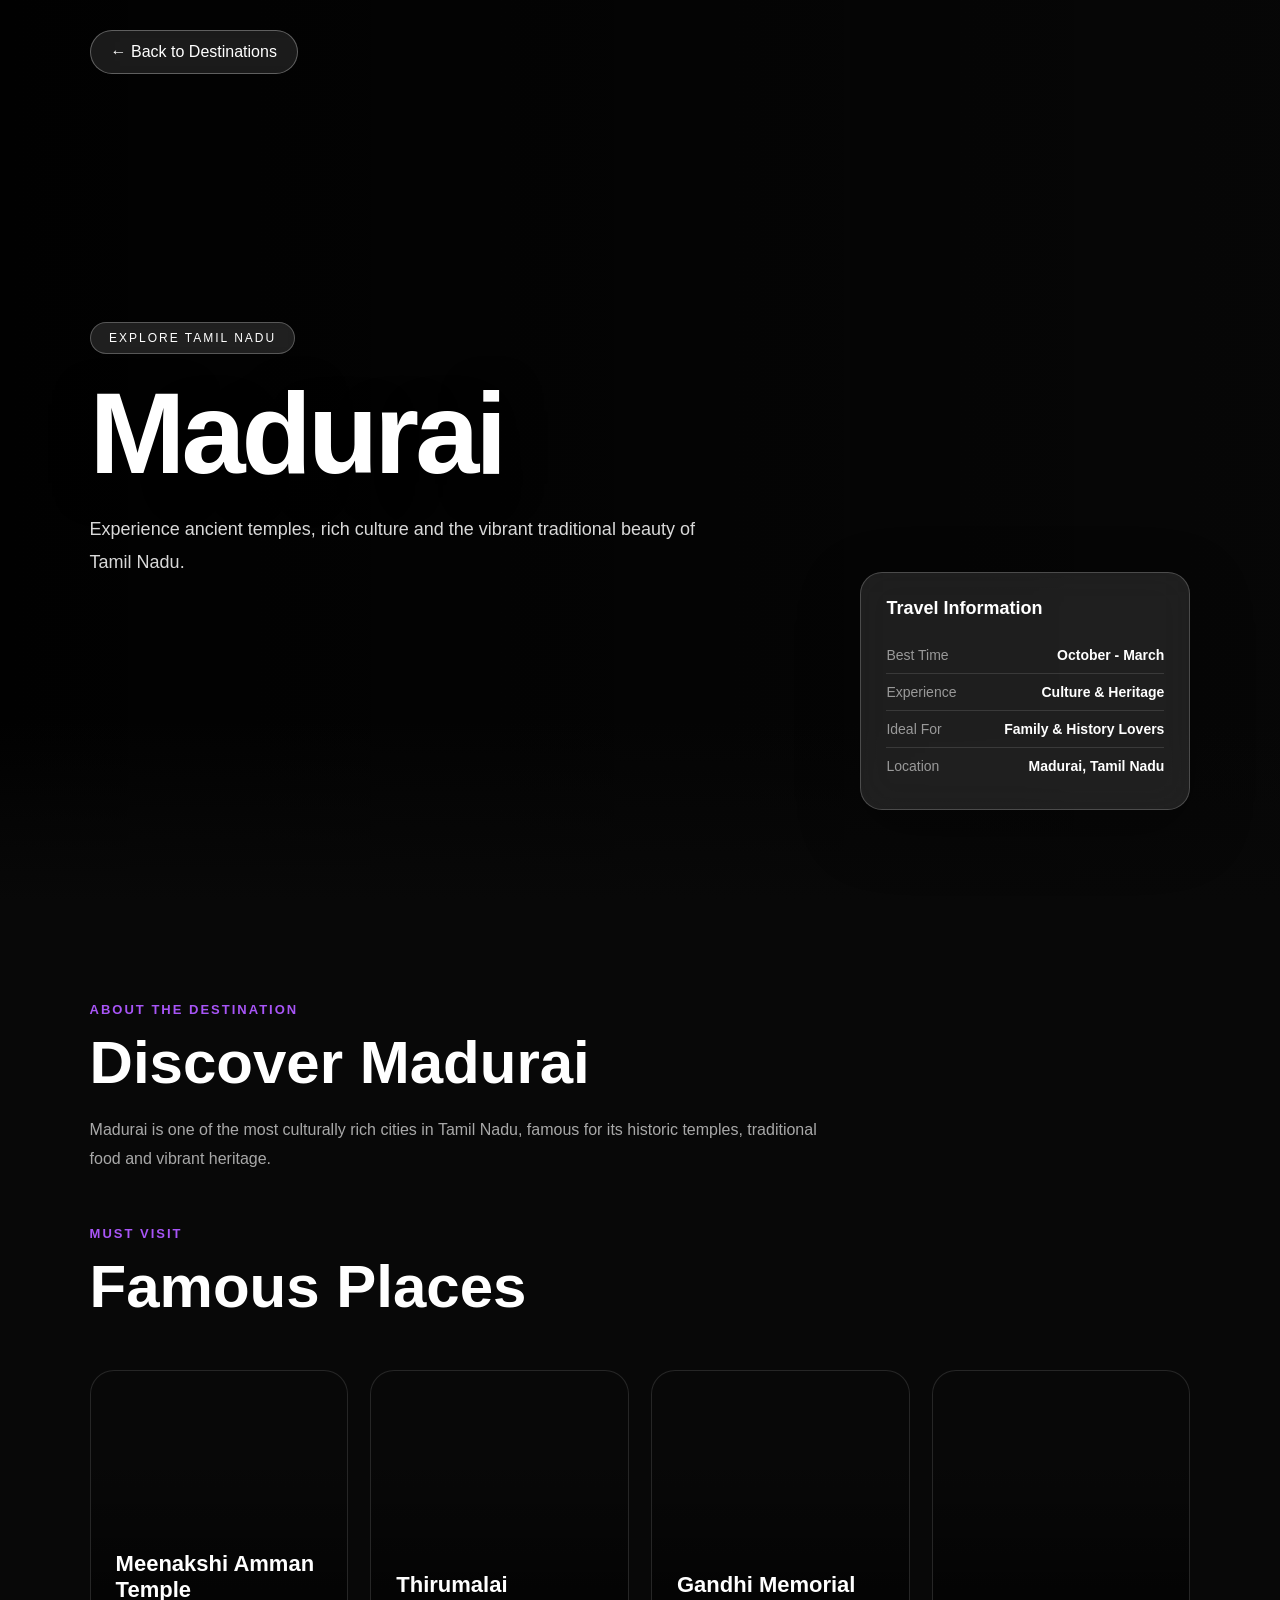
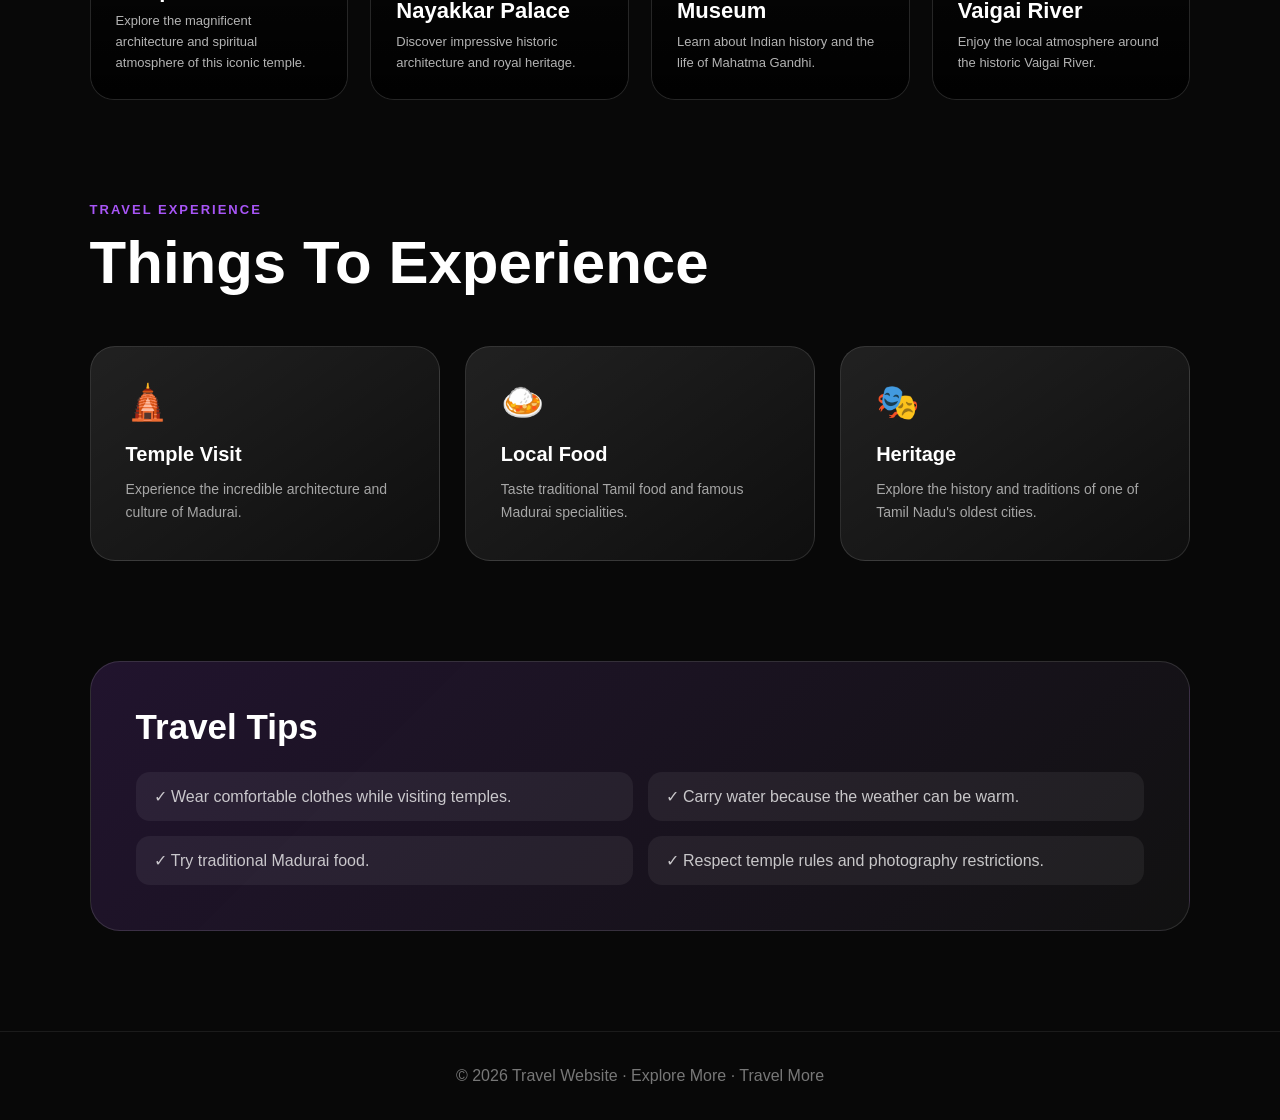
<file: destination-details.html>
<!DOCTYPE html>
<html lang="en">

<head>
    <meta charset="UTF-8">
    <meta name="viewport" content="width=device-width, initial-scale=1.0">

    <title>Destination Details</title>

    <style>

        * {
            margin: 0;
            padding: 0;
            box-sizing: border-box;
        }

        html {
            scroll-behavior: smooth;
        }

        body {
            font-family: Arial, Helvetica, sans-serif;
            background: #080808;
            color: white;
        }


        /* =========================
           HERO
        ========================= */

        .details-hero {

            min-height: 100vh;

            position: relative;

            display: flex;
            align-items: center;

            padding: 80px 7%;

            background-size: cover;
            background-position: center;

            overflow: hidden;
        }


        .details-hero::before {

            content: "";

            position: absolute;

            inset: 0;

            background:
                linear-gradient(
                    90deg,
                    rgba(0,0,0,0.88),
                    rgba(0,0,0,0.55),
                    rgba(0,0,0,0.20)
                );

            z-index: 0;
        }


        .details-hero::after {

            content: "";

            position: absolute;

            left: 0;
            right: 0;
            bottom: 0;

            height: 180px;

            background:
                linear-gradient(
                    transparent,
                    #080808
                );

            z-index: 1;
        }


        /* =========================
           BACK BUTTON
        ========================= */

        .back-btn {

            position: absolute;

            top: 30px;
            left: 7%;

            z-index: 5;

            padding: 12px 20px;

            border: 1px solid rgba(255,255,255,0.3);

            border-radius: 30px;

            color: white;

            text-decoration: none;

            background: rgba(255,255,255,0.10);

            backdrop-filter: blur(12px);

            transition: 0.3s ease;
        }


        .back-btn:hover {

            background: rgba(255,255,255,0.22);

            transform: translateX(-4px);
        }


        /* =========================
           HERO CONTENT
        ========================= */

        .hero-content {

            position: relative;

            z-index: 3;

            max-width: 750px;
        }


        .hero-tag {

            display: inline-block;

            padding: 8px 18px;

            border-radius: 30px;

            background: rgba(255,255,255,0.12);

            border: 1px solid rgba(255,255,255,0.25);

            backdrop-filter: blur(10px);

            font-size: 12px;

            letter-spacing: 2px;

            margin-bottom: 25px;
        }


        .hero-content h1 {

            font-size: clamp(55px, 9vw, 120px);

            line-height: 0.95;

            margin-bottom: 25px;

            font-weight: 900;

            letter-spacing: -4px;

            text-shadow:
                0 10px 40px rgba(0,0,0,0.6);
        }


        .hero-content p {

            max-width: 650px;

            font-size: 18px;

            line-height: 1.8;

            color: rgba(255,255,255,0.85);
        }


        /* =========================
           QUICK INFO
        ========================= */

        .quick-info {

            position: absolute;

            right: 7%;
            bottom: 90px;

            z-index: 4;

            width: 330px;

            padding: 25px;

            border-radius: 22px;

            background: rgba(255,255,255,0.10);

            border: 1px solid rgba(255,255,255,0.20);

            backdrop-filter: blur(18px);

            box-shadow:
                0 20px 60px rgba(0,0,0,0.35);
        }


        .quick-info h3 {

            margin-bottom: 18px;

            font-size: 18px;
        }


        .info-row {

            display: flex;

            justify-content: space-between;

            gap: 20px;

            padding: 10px 0;

            border-bottom: 1px solid rgba(255,255,255,0.12);

            font-size: 14px;
        }


        .info-row:last-child {

            border-bottom: none;
        }


        .info-row span:first-child {

            color: rgba(255,255,255,0.55);
        }


        /* =========================
           CONTENT
        ========================= */

        .details-content {

            padding: 100px 7%;
        }


        .section-title {

            max-width: 750px;

            margin-bottom: 50px;
        }


        .section-title span {

            color: #a855f7;

            font-size: 13px;

            font-weight: 700;

            letter-spacing: 2px;
        }


        .section-title h2 {

            font-size: clamp(35px, 5vw, 60px);

            margin-top: 12px;

            line-height: 1.1;
        }


        .section-title p {

            margin-top: 20px;

            color: rgba(255,255,255,0.65);

            line-height: 1.8;

            font-size: 16px;
        }


        /* =========================
           FAMOUS PLACES
        ========================= */

        .places-grid {

            display: grid;

            grid-template-columns:
                repeat(4, 1fr);

            gap: 22px;
        }


        .place-card {

            min-height: 330px;

            padding: 25px;

            display: flex;

            flex-direction: column;

            justify-content: flex-end;

            border-radius: 24px;

            overflow: hidden;

            position: relative;

            background-size: cover;

            background-position: center;

            border: 1px solid rgba(255,255,255,0.12);

            transition:
                transform 0.4s ease,
                box-shadow 0.4s ease;
        }


        .place-card::before {

            content: "";

            position: absolute;

            inset: 0;

            background:
                linear-gradient(
                    transparent 25%,
                    rgba(0,0,0,0.90)
                );
        }


        .place-card:hover {

            transform: translateY(-10px);

            box-shadow:
                0 25px 50px rgba(0,0,0,0.45);
        }


        .place-card-content {

            position: relative;

            z-index: 2;
        }


        .place-card h3 {

            font-size: 22px;

            margin-bottom: 8px;
        }


        .place-card p {

            color: rgba(255,255,255,0.70);

            font-size: 13px;

            line-height: 1.6;
        }


        /* =========================
           EXPERIENCE
        ========================= */

        .experience-grid {

            display: grid;

            grid-template-columns:
                repeat(3, 1fr);

            gap: 25px;

            margin-top: 40px;
        }


        .experience-card {

            padding: 35px;

            border-radius: 25px;

            background:
                linear-gradient(
                    145deg,
                    rgba(255,255,255,0.10),
                    rgba(255,255,255,0.03)
                );

            border: 1px solid rgba(255,255,255,0.12);

            transition: 0.4s ease;
        }


        .experience-card:hover {

            transform: translateY(-8px);

            border-color:
                rgba(168,85,247,0.5);
        }


        .experience-icon {

            font-size: 35px;

            margin-bottom: 20px;
        }


        .experience-card h3 {

            margin-bottom: 12px;

            font-size: 20px;
        }


        .experience-card p {

            color: rgba(255,255,255,0.62);

            line-height: 1.7;

            font-size: 14px;
        }


        /* =========================
           TRAVEL TIPS
        ========================= */

        .tips-box {

            margin-top: 100px;

            padding: 45px;

            border-radius: 30px;

            background:
                linear-gradient(
                    135deg,
                    rgba(168,85,247,0.16),
                    rgba(255,255,255,0.04)
                );

            border: 1px solid rgba(255,255,255,0.12);
        }


        .tips-box h2 {

            margin-bottom: 25px;

            font-size: 35px;
        }


        .tips-list {

            display: grid;

            grid-template-columns:
                repeat(2, 1fr);

            gap: 15px;
        }


        .tip {

            padding: 15px 18px;

            border-radius: 14px;

            background: rgba(255,255,255,0.06);

            color: rgba(255,255,255,0.75);
        }


        /* =========================
           FOOTER
        ========================= */

        footer {

            padding: 35px 7%;

            text-align: center;

            color: rgba(255,255,255,0.45);

            border-top:
                1px solid rgba(255,255,255,0.08);
        }


        /* =========================
           TABLET
        ========================= */

        @media (max-width: 1000px) {

            .quick-info {

                position: relative;

                right: auto;
                bottom: auto;

                margin-top: 40px;

                width: 100%;

                max-width: 500px;
            }


            .details-hero {

                padding-top: 130px;

                flex-direction: column;

                align-items: flex-start;
            }


            .places-grid {

                grid-template-columns:
                    repeat(2, 1fr);
            }


            .experience-grid {

                grid-template-columns:
                    repeat(2, 1fr);
            }
        }


        /* =========================
           MOBILE
        ========================= */

        @media (max-width: 600px) {

            .details-hero {

                padding:
                    120px 20px 70px;
            }


            .back-btn {

                left: 20px;

                top: 25px;
            }


            .hero-content h1 {

                font-size: 58px;

                letter-spacing: -2px;
            }


            .hero-content p {

                font-size: 15px;

                line-height: 1.7;
            }


            .quick-info {

                padding: 20px;
            }


            .details-content {

                padding:
                    70px 20px;
            }


            .places-grid {

                grid-template-columns:
                    1fr;
            }


            .experience-grid {

                grid-template-columns:
                    1fr;
            }


            .tips-box {

                padding: 25px;
            }


            .tips-list {

                grid-template-columns:
                    1fr;
            }
        }

    </style>
</head>


<body>


    <!-- HERO -->

    <section
        class="details-hero"
        id="detailsHero"
    >

        <a
            href="index.html"
            class="back-btn"
        >
            ← Back to Destinations
        </a>


        <div class="hero-content">

            <span class="hero-tag">
                EXPLORE TAMIL NADU
            </span>


            <h1 id="placeTitle">
                Madurai
            </h1>


            <p id="placeDescription">
                Discover the beauty, culture and unforgettable
                experiences of this wonderful destination.
            </p>

        </div>


        <div class="quick-info">

            <h3>
                Travel Information
            </h3>


            <div class="info-row">

                <span>
                    Best Time
                </span>

                <strong id="bestTime">
                    October - March
                </strong>

            </div>


            <div class="info-row">

                <span>
                    Experience
                </span>

                <strong id="experience">
                    Culture
                </strong>

            </div>


            <div class="info-row">

                <span>
                    Ideal For
                </span>

                <strong id="idealFor">
                    Family & Friends
                </strong>

            </div>


            <div class="info-row">

                <span>
                    Location
                </span>

                <strong id="location">
                    Tamil Nadu
                </strong>

            </div>

        </div>

    </section>



    <!-- ABOUT -->

    <section class="details-content">

        <div class="section-title">

            <span>
                ABOUT THE DESTINATION
            </span>

            <h2 id="aboutTitle">
                Discover Madurai
            </h2>

            <p id="aboutText">
                Madurai is a beautiful destination known for
                its history, culture, architecture and
                unforgettable travel experiences.
            </p>

        </div>



        <!-- FAMOUS PLACES -->

        <div class="section-title">

            <span>
                MUST VISIT
            </span>

            <h2>
                Famous Places
            </h2>

        </div>


        <div
            class="places-grid"
            id="placesGrid"
        >
        </div>



        <!-- EXPERIENCE -->

        <div
            class="section-title"
            style="margin-top:100px;"
        >

            <span>
                TRAVEL EXPERIENCE
            </span>

            <h2>
                Things To Experience
            </h2>

        </div>


        <div
            class="experience-grid"
            id="experienceGrid"
        >
        </div>



        <!-- TRAVEL TIPS -->

        <div class="tips-box">

            <h2>
                Travel Tips
            </h2>


            <div
                class="tips-list"
                id="tipsList"
            >
            </div>

        </div>

    </section>



    <footer>

        © 2026 Travel Website · Explore More · Travel More

    </footer>



    <script>

        /* ==========================================
           DESTINATION DETAILS DATA
        ========================================== */


        const destinationDetails = {

            "Ooty": {

                image:
                    "https://www.clubmahindra.com/blog/media/section_images/ultimate-o-8ac88a2da056a3d.jpg",

                description:
                    "Escape into misty hills, peaceful lakes and beautiful tea gardens surrounded by nature.",

                bestTime:
                    "October - June",

                experience:
                    "Nature",

                idealFor:
                    "Family & Couples",

                location:
                    "Nilgiris, Tamil Nadu",

                about:
                    "Ooty is a beautiful hill station surrounded by green mountains, tea gardens, peaceful lakes and cool weather.",

                places: [

                    {
                        name: "Ooty Lake",
                        text: "Enjoy peaceful boating and beautiful views.",
                        image: "https://images.unsplash.com/photo-1500534623283-312aade485b7?auto=format&fit=crop&w=900&q=80"
                    },

                    {
                        name: "Doddabetta Peak",
                        text: "Enjoy panoramic views of the Nilgiri hills.",
                        image: "https://images.unsplash.com/photo-1464822759023-fed622ff2c3b?auto=format&fit=crop&w=900&q=80"
                    },

                    {
                        name: "Tea Gardens",
                        text: "Walk through beautiful green tea plantations.",
                        image: "https://images.unsplash.com/photo-1597318181409-cf64d0f5f7c0?auto=format&fit=crop&w=900&q=80"
                    },

                    {
                        name: "Botanical Garden",
                        text: "Explore colourful plants and peaceful gardens.",
                        image: "https://images.unsplash.com/photo-1585320806297-9794b3e4eeae?auto=format&fit=crop&w=900&q=80"
                    }

                ],

                experiences: [

                    ["🌿", "Nature Walks", "Enjoy peaceful walks surrounded by mountains and greenery."],

                    ["🚤", "Boating", "Spend relaxing time near the beautiful Ooty Lake."],

                    ["🍵", "Tea Experience", "Explore the famous tea gardens of the Nilgiris."]

                ],

                tips: [

                    "Carry warm clothes because the weather can be cool.",

                    "Start sightseeing early to avoid crowds.",

                    "Try the famous Nilgiri tea.",

                    "Keep your camera ready for scenic mountain views."

                ]

            },


            "Kodaikanal": {

                image:
                    "https://commons.wikimedia.org/wiki/Special:FilePath/Boating_in_Kodaikanal_Lake_with_Mist.jpg?width=1000",

                description:
                    "Discover cool mountain views, peaceful lakes and charming places surrounded by greenery.",

                bestTime:
                    "April - June",

                experience:
                    "Hill Station",

                idealFor:
                    "Couples & Family",

                location:
                    "Dindigul, Tamil Nadu",

                about:
                    "Kodaikanal is a peaceful hill station famous for its lake, misty mountains, waterfalls and beautiful viewpoints.",

                places: [

                    {
                        name: "Kodaikanal Lake",
                        text: "Enjoy boating and peaceful views around the lake.",
                        image: "https://images.unsplash.com/photo-1500534623283-312aade485b7?auto=format&fit=crop&w=900&q=80"
                    },

                    {
                        name: "Coaker's Walk",
                        text: "Enjoy beautiful valley views from this scenic walkway.",
                        image: "https://images.unsplash.com/photo-1464822759023-fed622ff2c3b?auto=format&fit=crop&w=900&q=80"
                    },

                    {
                        name: "Pillar Rocks",
                        text: "See the famous tall rock formations surrounded by mist.",
                        image: "https://images.unsplash.com/photo-1500534623283-312aade485b7?auto=format&fit=crop&w=900&q=80"
                    },

                    {
                        name: "Silver Cascade",
                        text: "Visit one of the popular waterfalls near Kodaikanal.",
                        image: "https://images.unsplash.com/photo-1433086966358-54859d0ed716?auto=format&fit=crop&w=900&q=80"
                    }

                ],

                experiences: [

                    ["🏔️", "Mountain Views", "Enjoy beautiful landscapes and misty mountain scenery."],

                    ["🚲", "Cycling", "Explore the peaceful roads around the hill station."],

                    ["💧", "Waterfalls", "Discover beautiful waterfalls surrounded by greenery."]

                ],

                tips: [

                    "Carry a light jacket or sweater.",

                    "Avoid driving too fast on hill roads.",

                    "Visit viewpoints during clear weather.",

                    "Keep comfortable shoes for walking."

                ]

            },


            "Madurai": {

                image:
                    "https://www.tamilnadutemples.in/img/madurai-meenakshi/madurai-meenakshi-4.jpg",

                description:
                    "Experience ancient temples, rich culture and the vibrant traditional beauty of Tamil Nadu.",

                bestTime:
                    "October - March",

                experience:
                    "Culture & Heritage",

                idealFor:
                    "Family & History Lovers",

                location:
                    "Madurai, Tamil Nadu",

                about:
                    "Madurai is one of the most culturally rich cities in Tamil Nadu, famous for its historic temples, traditional food and vibrant heritage.",

                places: [

                    {
                        name: "Meenakshi Amman Temple",
                        text: "Explore the magnificent architecture and spiritual atmosphere of this iconic temple.",
                        image: "https://images.unsplash.com/photo-1600100397608-f010f7c1f2a6?auto=format&fit=crop&w=900&q=80"
                    },

                    {
                        name: "Thirumalai Nayakkar Palace",
                        text: "Discover impressive historic architecture and royal heritage.",
                        image: "https://images.unsplash.com/photo-1524492412937-b28074a5d7da?auto=format&fit=crop&w=900&q=80"
                    },

                    {
                        name: "Gandhi Memorial Museum",
                        text: "Learn about Indian history and the life of Mahatma Gandhi.",
                        image: "https://images.unsplash.com/photo-1564507592333-c60657eea523?auto=format&fit=crop&w=900&q=80"
                    },

                    {
                        name: "Vaigai River",
                        text: "Enjoy the local atmosphere around the historic Vaigai River.",
                        image: "https://images.unsplash.com/photo-1470252649378-9c29740c9fa8?auto=format&fit=crop&w=900&q=80"
                    }

                ],

                experiences: [

                    ["🛕", "Temple Visit", "Experience the incredible architecture and culture of Madurai."],

                    ["🍛", "Local Food", "Taste traditional Tamil food and famous Madurai specialities."],

                    ["🎭", "Heritage", "Explore the history and traditions of one of Tamil Nadu's oldest cities."]

                ],

                tips: [

                    "Wear comfortable clothes while visiting temples.",

                    "Carry water because the weather can be warm.",

                    "Try traditional Madurai food.",

                    "Respect temple rules and photography restrictions."

                ]

            },


            "Rameshwaram": {

                image:
                    "https://www.daiwikhotels.com/wp-content/uploads/2024/07/Rectangle-18262-3-2048x1262.jpg",

                description:
                    "Explore sacred temples, beautiful coastal views and one of Tamil Nadu's iconic destinations.",

                bestTime:
                    "October - April",

                experience:
                    "Spiritual & Beach",

                idealFor:
                    "Family & Pilgrims",

                location:
                    "Ramanathapuram, Tamil Nadu",

                about:
                    "Rameshwaram is a famous coastal destination known for its spiritual importance, beautiful beaches and historic landmarks.",

                places: [

                    {
                        name: "Ramanathaswamy Temple",
                        text: "Visit the famous temple known for its magnificent corridors.",
                        image: "https://images.unsplash.com/photo-1564507592333-c60657eea523?auto=format&fit=crop&w=900&q=80"
                    },

                    {
                        name: "Pamban Bridge",
                        text: "Enjoy the spectacular sea views around the historic bridge.",
                        image: "https://images.unsplash.com/photo-1500534623283-312aade485b7?auto=format&fit=crop&w=900&q=80"
                    },

                    {
                        name: "Dhanushkodi",
                        text: "Explore the fascinating coastal landscape of Dhanushkodi.",
                        image: "https://images.unsplash.com/photo-1507525428034-b723cf961d3e?auto=format&fit=crop&w=900&q=80"
                    },

                    {
                        name: "Ariyaman Beach",
                        text: "Relax beside the peaceful coastal waters.",
                        image: "https://images.unsplash.com/photo-1507525428034-b723cf961d3e?auto=format&fit=crop&w=900&q=80"
                    }

                ],

                experiences: [

                    ["🌊", "Beach Time", "Enjoy peaceful coastal views and sea breeze."],

                    ["🛕", "Spiritual Journey", "Explore the famous temples and spiritual landmarks."],

                    ["🚗", "Road Trip", "Enjoy the scenic journey across the Pamban region."]

                ],

                tips: [

                    "Carry sun protection and water.",

                    "Visit temples early in the morning.",

                    "Check local conditions before visiting Dhanushkodi.",

                    "Wear comfortable footwear."

                ]

            },


            "Kanyakumari": {

                image:
                    "https://commons.wikimedia.org/wiki/Special:FilePath/Vivekananda_Rock_Memorial%2C_Kanyakumari.jpg?width=1000",

                description:
                    "Enjoy stunning ocean views, beautiful sunsets and the unique meeting point of three seas.",

                bestTime:
                    "October - March",

                experience:
                    "Beach & Heritage",

                idealFor:
                    "Family & Couples",

                location:
                    "Kanyakumari, Tamil Nadu",

                about:
                    "Kanyakumari is the southernmost coastal destination of mainland India, famous for its ocean views, sunrise and sunset.",

                places: [

                    {
                        name: "Vivekananda Rock Memorial",
                        text: "Visit the iconic memorial located in the sea.",
                        image: "https://images.unsplash.com/photo-1507525428034-b723cf961d3e?auto=format&fit=crop&w=900&q=80"
                    },

                    {
                        name: "Thiruvalluvar Statue",
                        text: "See the magnificent statue standing beside the memorial.",
                        image: "https://images.unsplash.com/photo-1500534623283-312aade485b7?auto=format&fit=crop&w=900&q=80"
                    },

                    {
                        name: "Sunset Point",
                        text: "Enjoy beautiful evening views over the ocean.",
                        image: "https://images.unsplash.com/photo-1500534623283-312aade485b7?auto=format&fit=crop&w=900&q=80"
                    },

                    {
                        name: "Kanyakumari Beach",
                        text: "Relax and enjoy the coastal atmosphere.",
                        image: "https://images.unsplash.com/photo-1507525428034-b723cf961d3e?auto=format&fit=crop&w=900&q=80"
                    }

                ],

                experiences: [

                    ["🌅", "Sunset", "Watch beautiful sunsets over the meeting point of the seas."],

                    ["🌊", "Ocean Views", "Enjoy the unique coastal landscape of Kanyakumari."],

                    ["⛵", "Boat Ride", "Take a boat ride towards the famous rock memorial."]

                ],

                tips: [

                    "Reach the sunrise point early.",

                    "Carry sunglasses and sunscreen.",

                    "Keep some extra time for boat rides.",

                    "Avoid visiting during heavy rain or rough sea conditions."

                ]

            },


            "Yercaud": {

                image:
                    "https://commons.wikimedia.org/wiki/Special:FilePath/Yercaud_lake.jpg?width=1000",

                description:
                    "Relax among green hills, peaceful lakes and scenic viewpoints in this beautiful hill station.",

                bestTime:
                    "October - June",

                experience:
                    "Nature & Hills",

                idealFor:
                    "Family & Couples",

                location:
                    "Salem, Tamil Nadu",

                about:
                    "Yercaud is a peaceful hill station surrounded by coffee plantations, forests, viewpoints and a beautiful lake.",

                places: [

                    {
                        name: "Yercaud Lake",
                        text: "Enjoy boating and peaceful surroundings.",
                        image: "https://images.unsplash.com/photo-1500534623283-312aade485b7?auto=format&fit=crop&w=900&q=80"
                    },

                    {
                        name: "Pagoda Point",
                        text: "Enjoy panoramic views of the surrounding valleys.",
                        image: "https://images.unsplash.com/photo-1464822759023-fed622ff2c3b?auto=format&fit=crop&w=900&q=80"
                    },

                    {
                        name: "Lady's Seat",
                        text: "Relax at one of Yercaud's famous viewpoints.",
                        image: "https://images.unsplash.com/photo-1464822759023-fed622ff2c3b?auto=format&fit=crop&w=900&q=80"
                    },

                    {
                        name: "Coffee Plantations",
                        text: "Explore the green coffee-growing landscapes.",
                        image: "https://images.unsplash.com/photo-1447933601403-0c6688de566e?auto=format&fit=crop&w=900&q=80"
                    }

                ],

                experiences: [

                    ["🌲", "Nature", "Enjoy fresh air and peaceful green surroundings."],

                    ["☕", "Coffee", "Explore the famous coffee plantations of the region."],

                    ["🏔️", "Viewpoints", "Enjoy beautiful valley and mountain views."]

                ],

                tips: [

                    "Carry light warm clothes.",

                    "Drive carefully on hill roads.",

                    "Visit viewpoints during clear weather.",

                    "Try locally grown coffee."

                ]

            },


            "Thanjavur": {

                image:
                    "https://commons.wikimedia.org/wiki/Special:FilePath/Brihadisvara_Temple_during_Maha_Shivaratri-WUS03611_%28edit%29.jpg?width=1000",

                description:
                    "Discover magnificent temples, traditional art and the rich cultural heritage of Tamil Nadu.",

                bestTime:
                    "October - March",

                experience:
                    "Heritage & Culture",

                idealFor:
                    "History Lovers",

                location:
                    "Thanjavur, Tamil Nadu",

                about:
                    "Thanjavur is a major cultural destination known for magnificent temples, classical art, music and traditional heritage.",

                places: [

                    {
                        name: "Brihadeeswarar Temple",
                        text: "Explore the magnificent Chola-era temple architecture.",
                        image: "https://images.unsplash.com/photo-1564507592333-c60657eea523?auto=format&fit=crop&w=900&q=80"
                    },

                    {
                        name: "Thanjavur Palace",
                        text: "Discover the royal history and architecture of Thanjavur.",
                        image: "https://images.unsplash.com/photo-1524492412937-b28074a5d7da?auto=format&fit=crop&w=900&q=80"
                    },

                    {
                        name: "Saraswathi Mahal Library",
                        text: "Explore an important centre of traditional manuscripts and knowledge.",
                        image: "https://images.unsplash.com/photo-1507842217343-583bb7270b66?auto=format&fit=crop&w=900&q=80"
                    },

                    {
                        name: "Art & Handicrafts",
                        text: "Discover famous traditional Thanjavur artistic work.",
                        image: "https://images.unsplash.com/photo-1577083552431-6e5fd01988f5?auto=format&fit=crop&w=900&q=80"
                    }

                ],

                experiences: [

                    ["🛕", "Temple Heritage", "Explore magnificent Chola architecture."],

                    ["🎨", "Traditional Art", "Discover the famous artistic traditions of Thanjavur."],

                    ["📜", "History", "Learn about the rich cultural history of the region."]

                ],

                tips: [

                    "Wear comfortable clothes for temple visits.",

                    "Start sightseeing early.",

                    "Respect heritage-site rules.",

                    "Carry water during outdoor sightseeing."

                ]

            },


            "Coimbatore": {

                image:
                    "https://commons.wikimedia.org/wiki/Special:FilePath/Adiyogi_Shiva_steel_burst_2018.jpg?width=1000",

                description:
                    "Explore waterfalls, temples, greenery and the beautiful natural surroundings of Coimbatore.",

                bestTime:
                    "September - March",

                experience:
                    "Nature & City",

                idealFor:
                    "Family & Friends",

                location:
                    "Coimbatore, Tamil Nadu",

                about:
                    "Coimbatore is a vibrant city surrounded by beautiful mountains, waterfalls, temples and natural attractions.",

                places: [

                    {
                        name: "Adiyogi",
                        text: "Visit the famous giant Adiyogi statue near the foothills.",
                        image: "https://images.unsplash.com/photo-1548013146-72479768bada?auto=format&fit=crop&w=900&q=80"
                    },

                    {
                        name: "Marudamalai Temple",
                        text: "Explore the famous hill temple surrounded by nature.",
                        image: "https://images.unsplash.com/photo-1564507592333-c60657eea523?auto=format&fit=crop&w=900&q=80"
                    },

                    {
                        name: "Siruvani",
                        text: "Enjoy the scenic natural surroundings of the Siruvani region.",
                        image: "https://images.unsplash.com/photo-1433086966358-54859d0ed716?auto=format&fit=crop&w=900&q=80"
                    },

                    {
                        name: "Valparai",
                        text: "Explore tea estates and beautiful mountain landscapes.",
                        image: "https://images.unsplash.com/photo-1464822759023-fed622ff2c3b?auto=format&fit=crop&w=900&q=80"
                    }

                ],

                experiences: [

                    ["🌄", "Mountain Trip", "Explore scenic mountain roads and landscapes."],

                    ["🌿", "Nature", "Enjoy waterfalls and green surroundings."],

                    ["🛕", "Temples", "Visit famous temples surrounded by nature."]

                ],

                tips: [

                    "Plan extra time for mountain trips.",

                    "Carry comfortable shoes.",

                    "Check weather before visiting waterfalls.",

                    "Keep water with you during sightseeing."

                ]

            },


            "Trichy": {

                image:
                    "https://commons.wikimedia.org/wiki/Special:FilePath/Rock_Fortress_-_Tiruchirappalli_-_India.JPG?width=1000",

                description:
                    "Visit historic temples, magnificent rock formations and fascinating cultural landmarks.",

                bestTime:
                    "October - March",

                experience:
                    "History & Culture",

                idealFor:
                    "Family & History Lovers",

                location:
                    "Tiruchirappalli, Tamil Nadu",

                about:
                    "Trichy is a historic city known for its rock fort, ancient temples and important cultural landmarks.",

                places: [

                    {
                        name: "Rockfort Temple",
                        text: "Climb the historic rock and enjoy city views.",
                        image: "https://images.unsplash.com/photo-1564507592333-c60657eea523?auto=format&fit=crop&w=900&q=80"
                    },

                    {
                        name: "Sri Ranganathaswamy Temple",
                        text: "Explore the magnificent temple complex at Srirangam.",
                        image: "https://images.unsplash.com/photo-1564507592333-c60657eea523?auto=format&fit=crop&w=900&q=80"
                    },

                    {
                        name: "Kallanai",
                        text: "Visit the historic Grand Anicut across the Cauvery River.",
                        image: "https://images.unsplash.com/photo-1470252649378-9c29740c9fa8?auto=format&fit=crop&w=900&q=80"
                    },

                    {
                        name: "Srirangam",
                        text: "Discover the historic island town and its cultural heritage.",
                        image: "https://images.unsplash.com/photo-1524492412937-b28074a5d7da?auto=format&fit=crop&w=900&q=80"
                    }

                ],

                experiences: [

                    ["🛕", "Temple Tour", "Explore famous temples and historic architecture."],

                    ["🏛️", "Heritage", "Discover the rich history of Trichy."],

                    ["🌊", "River Views", "Enjoy scenic views around the Cauvery region."]

                ],

                tips: [

                    "Wear comfortable footwear for temple visits.",

                    "Start early when visiting multiple attractions.",

                    "Carry water during outdoor sightseeing.",

                    "Respect temple rules."

                ]

            },


            "Velankanni": {

                image:
                    "https://commons.wikimedia.org/wiki/Special:FilePath/Velankanni_Church_2026.jpg?width=1000",

                description:
                    "Experience a peaceful coastal destination known for its famous church and spiritual atmosphere.",

                bestTime:
                    "August - February",

                experience:
                    "Spiritual & Coastal",

                idealFor:
                    "Family & Pilgrims",

                location:
                    "Nagapattinam, Tamil Nadu",

                about:
                    "Velankanni is a peaceful coastal destination famous for its Basilica, spiritual importance and nearby beaches.",

                places: [

                    {
                        name: "Velankanni Basilica",
                        text: "Visit the famous Basilica and experience its peaceful atmosphere.",
                        image: "https://images.unsplash.com/photo-1524492412937-b28074a5d7da?auto=format&fit=crop&w=900&q=80"
                    },

                    {
                        name: "Velankanni Beach",
                        text: "Relax and enjoy the peaceful coastal surroundings.",
                        image: "https://images.unsplash.com/photo-1507525428034-b723cf961d3e?auto=format&fit=crop&w=900&q=80"
                    },

                    {
                        name: "Nagapattinam",
                        text: "Explore nearby coastal attractions and local culture.",
                        image: "https://images.unsplash.com/photo-1470252649378-9c29740c9fa8?auto=format&fit=crop&w=900&q=80"
                    },

                    {
                        name: "Local Streets",
                        text: "Experience the local atmosphere around the pilgrimage town.",
                        image: "https://images.unsplash.com/photo-1519817650390-64a93db51149?auto=format&fit=crop&w=900&q=80"
                    }

                ],

                experiences: [

                    ["⛪", "Spiritual Visit", "Experience the peaceful atmosphere of the Basilica."],

                    ["🌊", "Beach", "Relax near the beautiful coastal area."],

                    ["🚶", "Local Explore", "Walk around the town and discover its local atmosphere."]

                ],

                tips: [

                    "Dress respectfully when visiting religious places.",

                    "Avoid peak crowds if you prefer a peaceful visit.",

                    "Carry water during outdoor sightseeing.",

                    "Keep important belongings safe in crowded areas."

                ]

            },


            "Chennai": {

                image:
                    "https://images.unsplash.com/photo-1582510003544-4d00b7f74220?auto=format&fit=crop&w=1600&q=85",

                description:
                    "Experience beaches, culture, food, shopping and the vibrant city life of Tamil Nadu's capital.",

                bestTime:
                    "November - February",

                experience:
                    "City & Beach",

                idealFor:
                    "Family & Friends",

                location:
                    "Chennai, Tamil Nadu",

                about:
                    "Chennai is a vibrant coastal city known for Marina Beach, temples, cultural attractions, shopping and delicious South Indian food.",

                places: [

                    {
                        name: "Marina Beach",
                        text: "Enjoy one of India's famous urban beaches.",
                        image: "https://images.unsplash.com/photo-1507525428034-b723cf961d3e?auto=format&fit=crop&w=900&q=80"
                    },

                    {
                        name: "Kapaleeshwarar Temple",
                        text: "Explore beautiful traditional Dravidian architecture.",
                        image: "https://images.unsplash.com/photo-1564507592333-c60657eea523?auto=format&fit=crop&w=900&q=80"
                    },

                    {
                        name: "Fort St. George",
                        text: "Discover an important historic landmark of Chennai.",
                        image: "https://images.unsplash.com/photo-1524492412937-b28074a5d7da?auto=format&fit=crop&w=900&q=80"
                    },

                    {
                        name: "Mylapore",
                        text: "Explore traditional streets, temples and local culture.",
                        image: "https://images.unsplash.com/photo-1519817650390-64a93db51149?auto=format&fit=crop&w=900&q=80"
                    }

                ],

                experiences: [

                    ["🌊", "Beach", "Enjoy the beautiful Chennai coastline."],

                    ["🍛", "Food", "Taste traditional South Indian food and Chennai specialities."],

                    ["🛍️", "Shopping", "Explore markets, shopping streets and modern malls."]

                ],

                tips: [

                    "Avoid travelling during peak traffic hours.",

                    "Carry water because Chennai can be hot.",

                    "Use comfortable footwear for sightseeing.",

                    "Visit beaches during morning or evening."

                ]

            }

        };



        /* ==========================================
           GET SELECTED DESTINATION
        ========================================== */

        const params =
            new URLSearchParams(window.location.search);

        const place =
            params.get("place") || "Madurai";


        const destination =
            destinationDetails[place] ||
            destinationDetails["Madurai"];



        /* ==========================================
           UPDATE HERO
        ========================================== */

        document.getElementById("detailsHero")
            .style.backgroundImage =
            `url("${destination.image}")`;


        document.getElementById("placeTitle")
            .textContent =
            place;


        document.getElementById("placeDescription")
            .textContent =
            destination.description;



        /* ==========================================
           QUICK INFORMATION
        ========================================== */

        document.getElementById("bestTime")
            .textContent =
            destination.bestTime;


        document.getElementById("experience")
            .textContent =
            destination.experience;


        document.getElementById("idealFor")
            .textContent =
            destination.idealFor;


        document.getElementById("location")
            .textContent =
            destination.location;



        /* ==========================================
           ABOUT
        ========================================== */

        document.getElementById("aboutTitle")
            .textContent =
            `Discover ${place}`;


        document.getElementById("aboutText")
            .textContent =
            destination.about;



        /* ==========================================
           FAMOUS PLACES
        ========================================== */

        const placesGrid =
            document.getElementById("placesGrid");


        destination.places.forEach(
            function(placeData) {

                placesGrid.innerHTML += `

                    <div
                        class="place-card"
                        style="background-image:
                        url('${placeData.image}')"
                    >

                        <div class="place-card-content">

                            <h3>
                                ${placeData.name}
                            </h3>

                            <p>
                                ${placeData.text}
                            </p>

                        </div>

                    </div>

                `;

            }
        );



        /* ==========================================
           EXPERIENCES
        ========================================== */

        const experienceGrid =
            document.getElementById("experienceGrid");


        destination.experiences.forEach(
            function(item) {

                experienceGrid.innerHTML += `

                    <div class="experience-card">

                        <div class="experience-icon">
                            ${item[0]}
                        </div>

                        <h3>
                            ${item[1]}
                        </h3>

                        <p>
                            ${item[2]}
                        </p>

                    </div>

                `;

            }
        );



        /* ==========================================
           TRAVEL TIPS
        ========================================== */

        const tipsList =
            document.getElementById("tipsList");


        destination.tips.forEach(
            function(tip) {

                tipsList.innerHTML += `

                    <div class="tip">
                        ✓ ${tip}
                    </div>

                `;

            }
        );

    </script>

</body>

</html>
</file>
